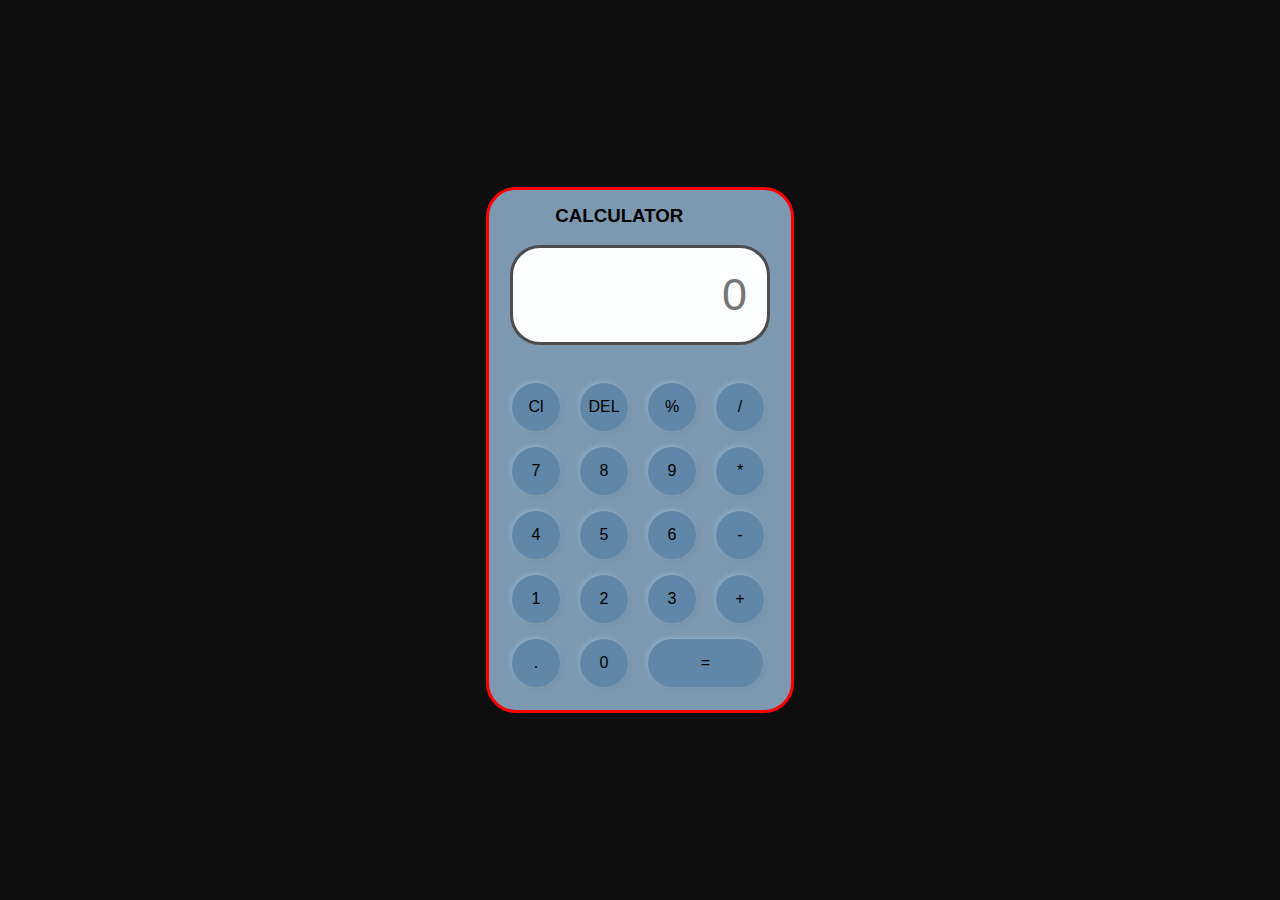
<file: Calculator/index.html>
<!DOCTYPE html>
<html lang="en">
<head>
    <meta charset="UTF-8">
    <meta name="viewport" content="width=device-width, initial-scale=1.0">
    <title>Calculator</title>
    <link rel="stylesheet" href="style.css">
    
</head>
<body>
    <div class="container">
        <div class="calculator">
            <div class="heading"><h3>CALCULATOR</h3></div> 
            <input type="text" placeholder="0" id="output-screen">
            <button onclick="Clear()">Cl</button>
            <button onclick="del()">DEL</button>
            <button onclick="display('%')">%</button>
            <button onclick="display('/')">/</button>
            <button onclick="display('7')">7</button>
            <button onclick="display('8')">8</button>
            <button onclick="display('9')">9</button>
            <button onclick="display('*')">*</button>
            <button onclick="display('4')">4</button>
            <button onclick="display('5')">5</button>
            <button onclick="display('6')">6</button>
            <button onclick="display('-')">-</button>
            <button onclick="display('1')">1</button>
            <button onclick="display('2')">2</button>
            <button onclick="display('3')">3</button>
            <button onclick="display('+')">+</button>
            <button onclick="display('.')">.</button>
            <button onclick="display('0')">0</button>
            <button onclick="calculate()" class="equal">=</button>
            </div>
        </div>
    </div>
    
    <script>
        
        let outputScreen = document.getElementById("output-screen");

        function display(num){
            outputScreen.value += num;
        }
        
        function calculate(){
            try{
                outputScreen.value = eval(outputScreen.value);
            }
            catch(err)
            {
                alert("invalid")
            }
        }

        function Clear(){
            outputScreen.value = "";
        }

        function del(){
            outputScreen.value = outputScreen.value.slice(0,-1);
        }
    </script>
</body>
</html>
</file>
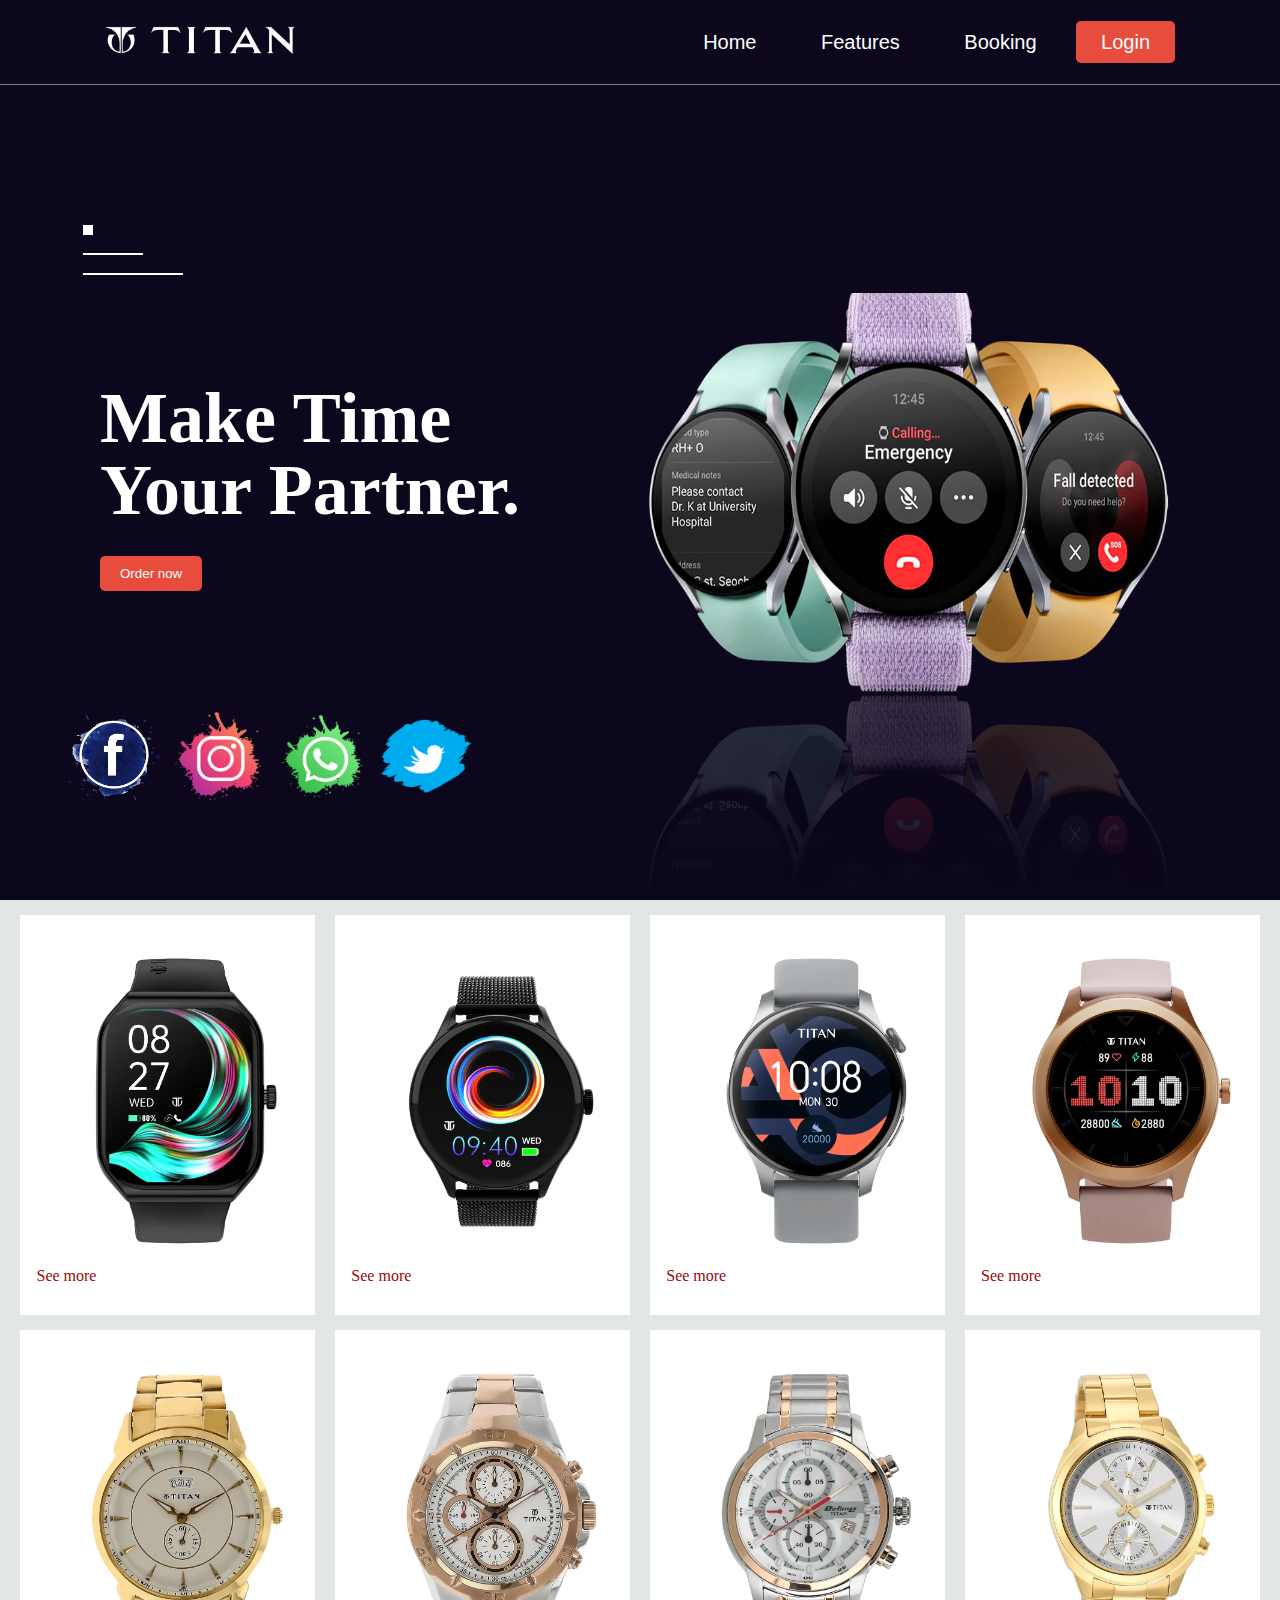
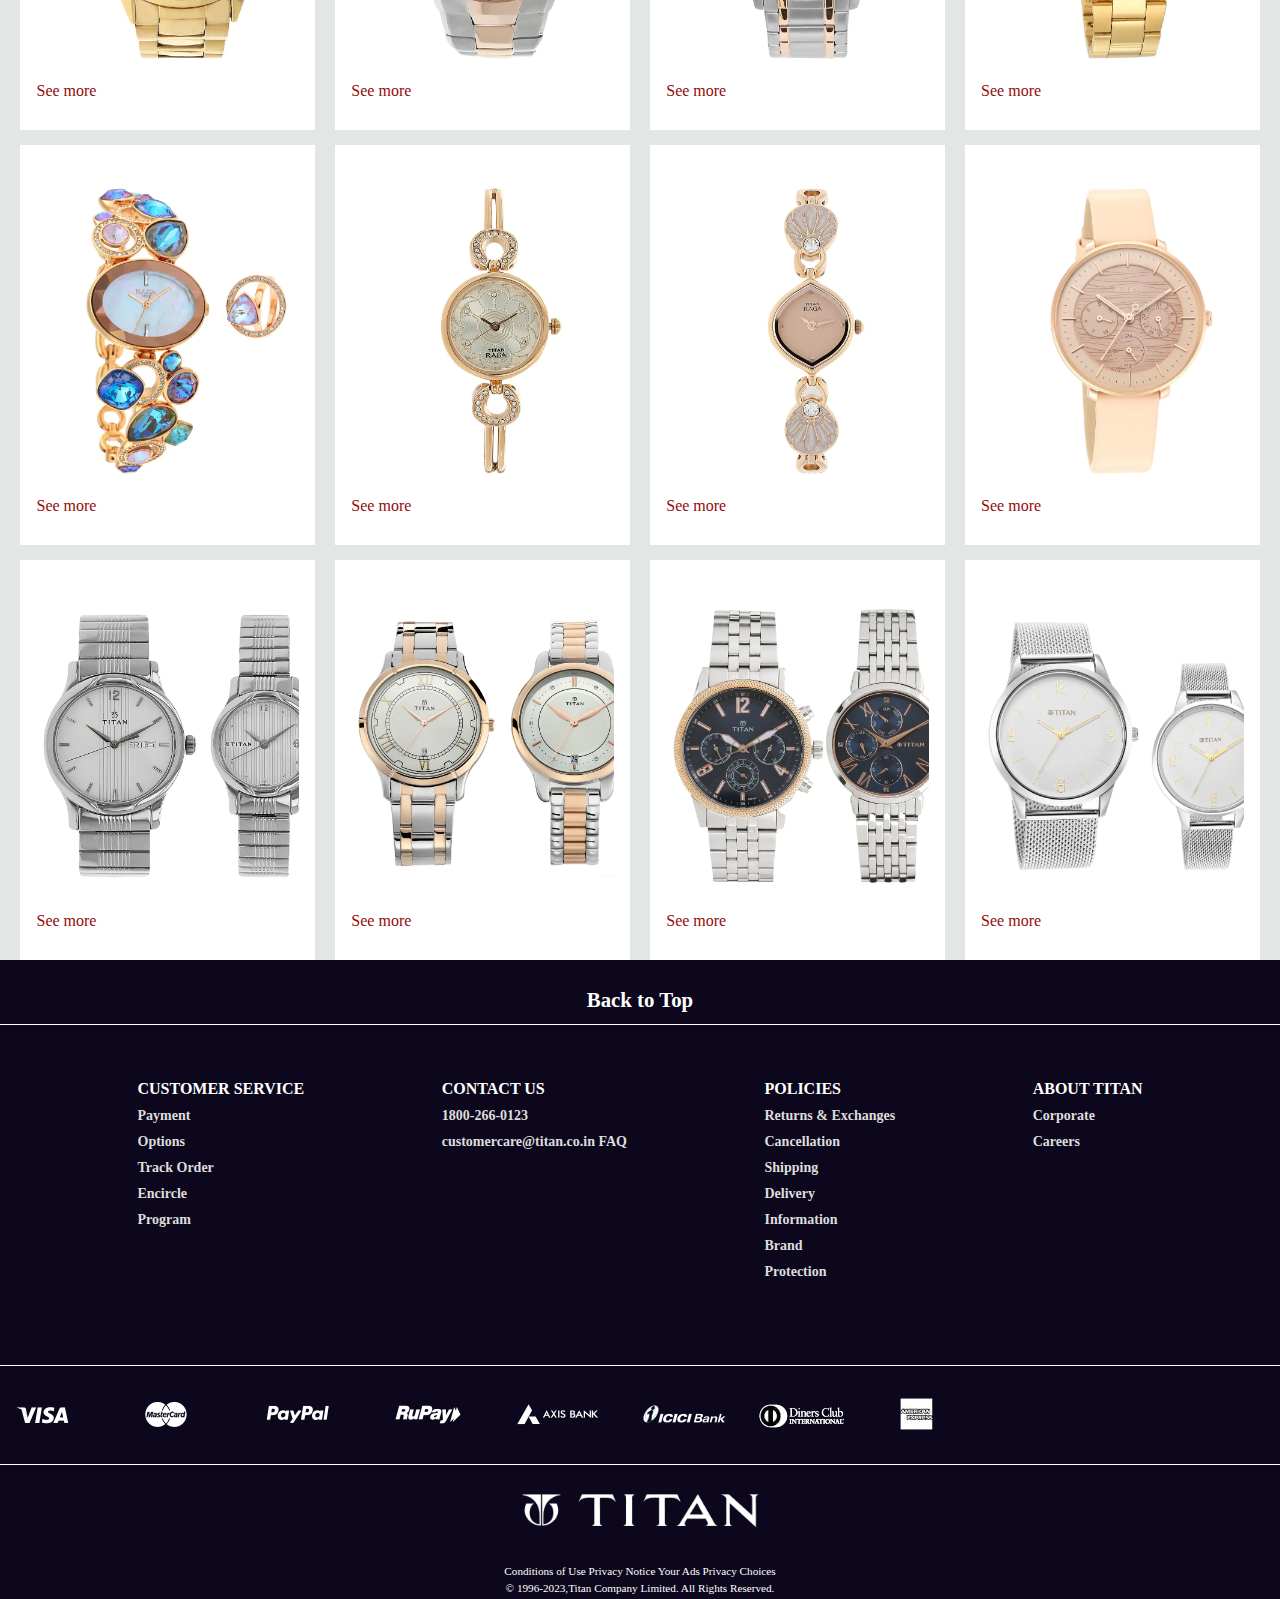
<file: landing page project/index.html>
<!DOCTYPE html>
<html lang="en">
<head>
    <meta charset="UTF-8">
    <meta name="viewport" content="width=device-width, initial-scale=1.0">
    <title>Animated landing page</title>
    <link rel="stylesheet" type="text/css" href="style.css">
    <link
    rel="stylesheet"
    href="https://cdnjs.cloudflare.com/ajax/libs/animate.css/4.1.1/animate.min.css"
  />
</head>
<body>

    <a name="top1"></a>

    <header>
        <nav>
            <div class="logo">
                <img src="image\logow.png" width="200">
            </div>
            <div class="menu">
                <a href="#">Home</a>
                <a href="#">Features</a>
                <a href="#">Booking</a>
                <a href="#">Login</a>
             </div>
        </nav>
    </header>
    <div class="line">
        <div class="box1"></div><br>
        <div class="box2"></div><br>
        <div class="box3"></div><br>
    </div>
    <div class="container">
        <div class="left animate__animated animate__jackInTheBox">
            <h2>Make Time<br>Your Partner.</h2>
            <button>Order now</button><br><br>
        </div>
        <div class="right">
            <img src="image/Galaxy1.png" width="90" height="400" class="animate__animated animate__lightSpeedInLeft animate__delay-1s">
        </div>
    </div>
    <div class="social-icon left animate__animated animate__lightSpeedInLeft animate__delay-2s">
        <img src="image\icon1.png">
        <img src="image\icon2.png">
        <img src="image\icon3.png">
        <img src="image\icon4.png">    
    </div>

    <div class="shop-section">
        <div class="box1 box">
            <div class="box-content">
            <div class="box-img" style="background-image: url('image/w1a.png');"></div>
            <a href="#">See more</a>
            </div>
        </div>
        <div class="box2 box">
            <div class="box-content">
            <div class="box-img" style="background-image: url('image/w1b.png');"></div>
            <a href="#">See more</a>
            </div>
        </div>
        <div class="box3 box">
            <div class="box-content">
            <div class="box-img" style="background-image: url('image/w1c.png');"></div>
            <a href="#">See more</a>
            </div>
        </div>
        <div class="box4 box">
            <div class="box-content">
            <div class="box-img" style="background-image: url('image/w1d.png');"></div>
            <a href="#">See more</a>
            </div>
        </div>
        <div class="box5 box">
            <div class="box-content">
            <div class="box-img" style="background-image: url('image/w2a.png');"></div>
            <a href="#">See more</a>
            </div>
        </div>
        <div class="box6 box">
            <div class="box-content">
            <div class="box-img" style="background-image: url('image/w2d.png');"></div>
            <a href="#">See more</a>
            </div>
        </div>
        <div class="box7 box">
            <div class="box-content">
            <div class="box-img" style="background-image: url('image/w2c.png');"></div>
            <a href="#">See more</a>
            </div>
        </div>
        <div class="box8 box">
            <div class="box-content">
            <div class="box-img" style="background-image: url('image/w2b.png');"></div>
            <a href="#">See more</a>
            </div>
        </div>
        <div class="box9 box">
            <div class="box-content">
            <div class="box-img" style="background-image: url('image/w31.png');"></div>
            <a href="#">See more</a>
            </div>
        </div>
        <div class="box10 box">
            <div class="box-content">
            <div class="box-img" style="background-image: url('image/w32.png');"></div>
            <a href="#">See more</a>
            </div>
        </div>
        <div class="box11 box">
            <div class="box-content">
            <div class="box-img" style="background-image: url('image/w33.png');"></div>
            <a href="#">See more</a>
            </div>
        </div>
        <div class="box12 box">
            <div class="box-content">
            <div class="box-img" style="background-image: url('image/w34.png');"></div>
            <a href="#">See more</a>
            </div>
        </div>
        <div class="box13 box">
            <div class="box-content">
            <div class="box-img" style="background-image: url('image/w41.png');"></div>
            <a href="#">See more</a>
            </div>
        </div>
        <div class="box14 box">
            <div class="box-content">
            <div class="box-img" style="background-image: url('image/w42.png');"></div>
            <a href="#">See more</a>
            </div>
        </div>
        <div class="box15 box">
            <div class="box-content">
            <div class="box-img" style="background-image: url('image/w43.png');"></div>
            <a href="#">See more</a>
            </div>
        </div>
        <div class="box16 box">
            <div class="box-content">
            <div class="box-img" style="background-image: url('image/w44.png');"></div>
            <a href="#">See more</a>
            </div>
        </div>
        
    </div>

    <!-- FOOTER SECTION-->
    <footer>
        <div class="foot-panel1">
            <a href="#top1">Back to Top</a>
        </div>

        <div class="foot-panel2">
            <ul>
                <p>CUSTOMER SERVICE</p>
                <a href="#">Payment</a>
                <a href="#">Options</a>
                <a href="#">Track Order</a>
                <a href="#">Encircle</a>
                <a href="#">Program</a>  
            </ul>
            <ul>
                <p>CONTACT US</p>
                <a href="#">1800-266-0123</a>
                <a href="#">customercare@titan.co.in FAQ</a> 
            </ul>
            <ul>
                <p>POLICIES</p></li>
                <a href="#">Returns & Exchanges</a>
                <a href="#">Cancellation</a>
                <a href="#">Shipping</a>
                <a href="#">Delivery</a>
                <a href="#">Information</a>
                <a href="#">Brand</a>
                <a href="#">Protection</a>
            </ul>
            <ul>
                <p>ABOUT TITAN</p>
                <a href="#">Corporate</a>
                <a href="#">Careers</a>
            </ul>
        </div>
        <div class="foot-panel3">    
                <div class="foot-image">
                <img src="image\visa.png">
                </div>
        </div>

        <div class="foot-panel4">
            <div class="footer-logo">
                <img src="image/logow.png" width="250">
            </div>
            <div class="pages">
                <a>Conditions of Use</a>
                <a>Privacy Notice</a>
                <a>Your Ads Privacy Choices</a>
            </div>
            <div class="copyright">
                © 1996-2023,Titan Company Limited. All Rights Reserved.
            </div>
        </div>
    </footer>
</body>
</html>
</file>
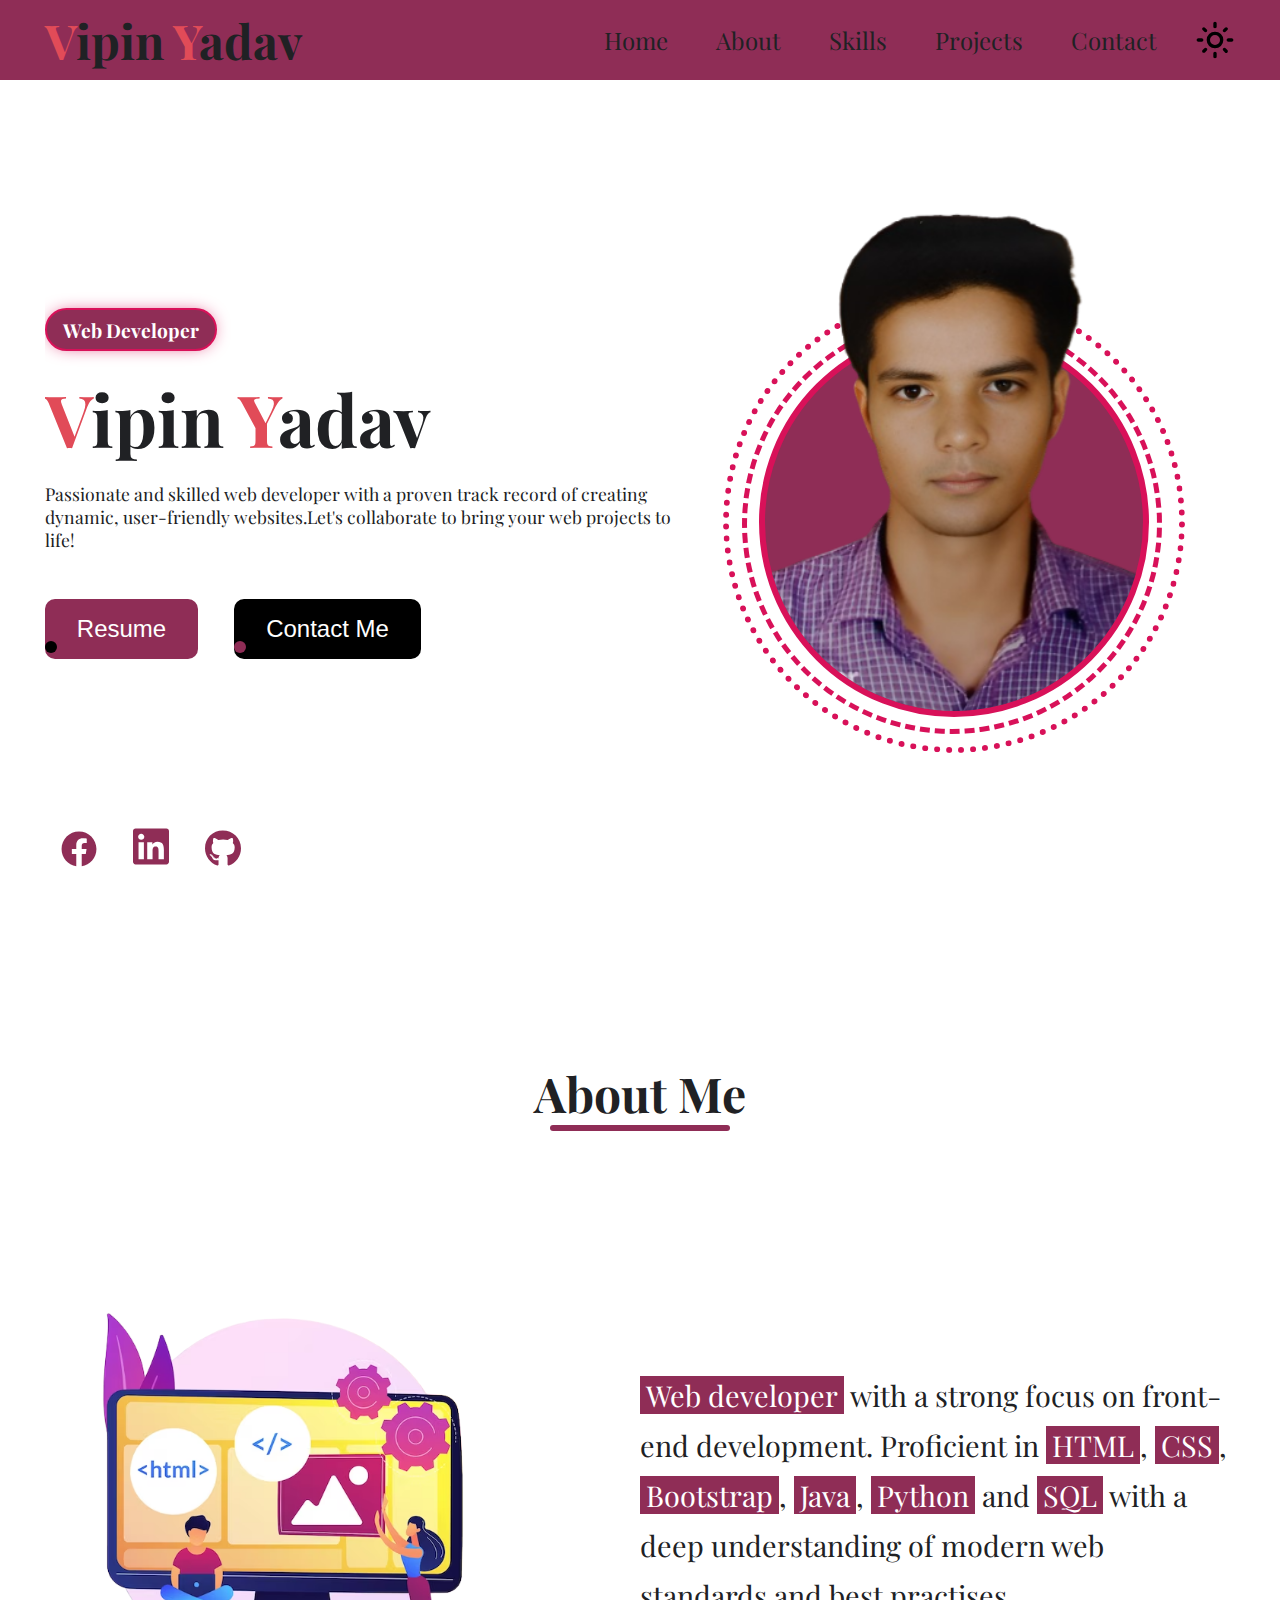
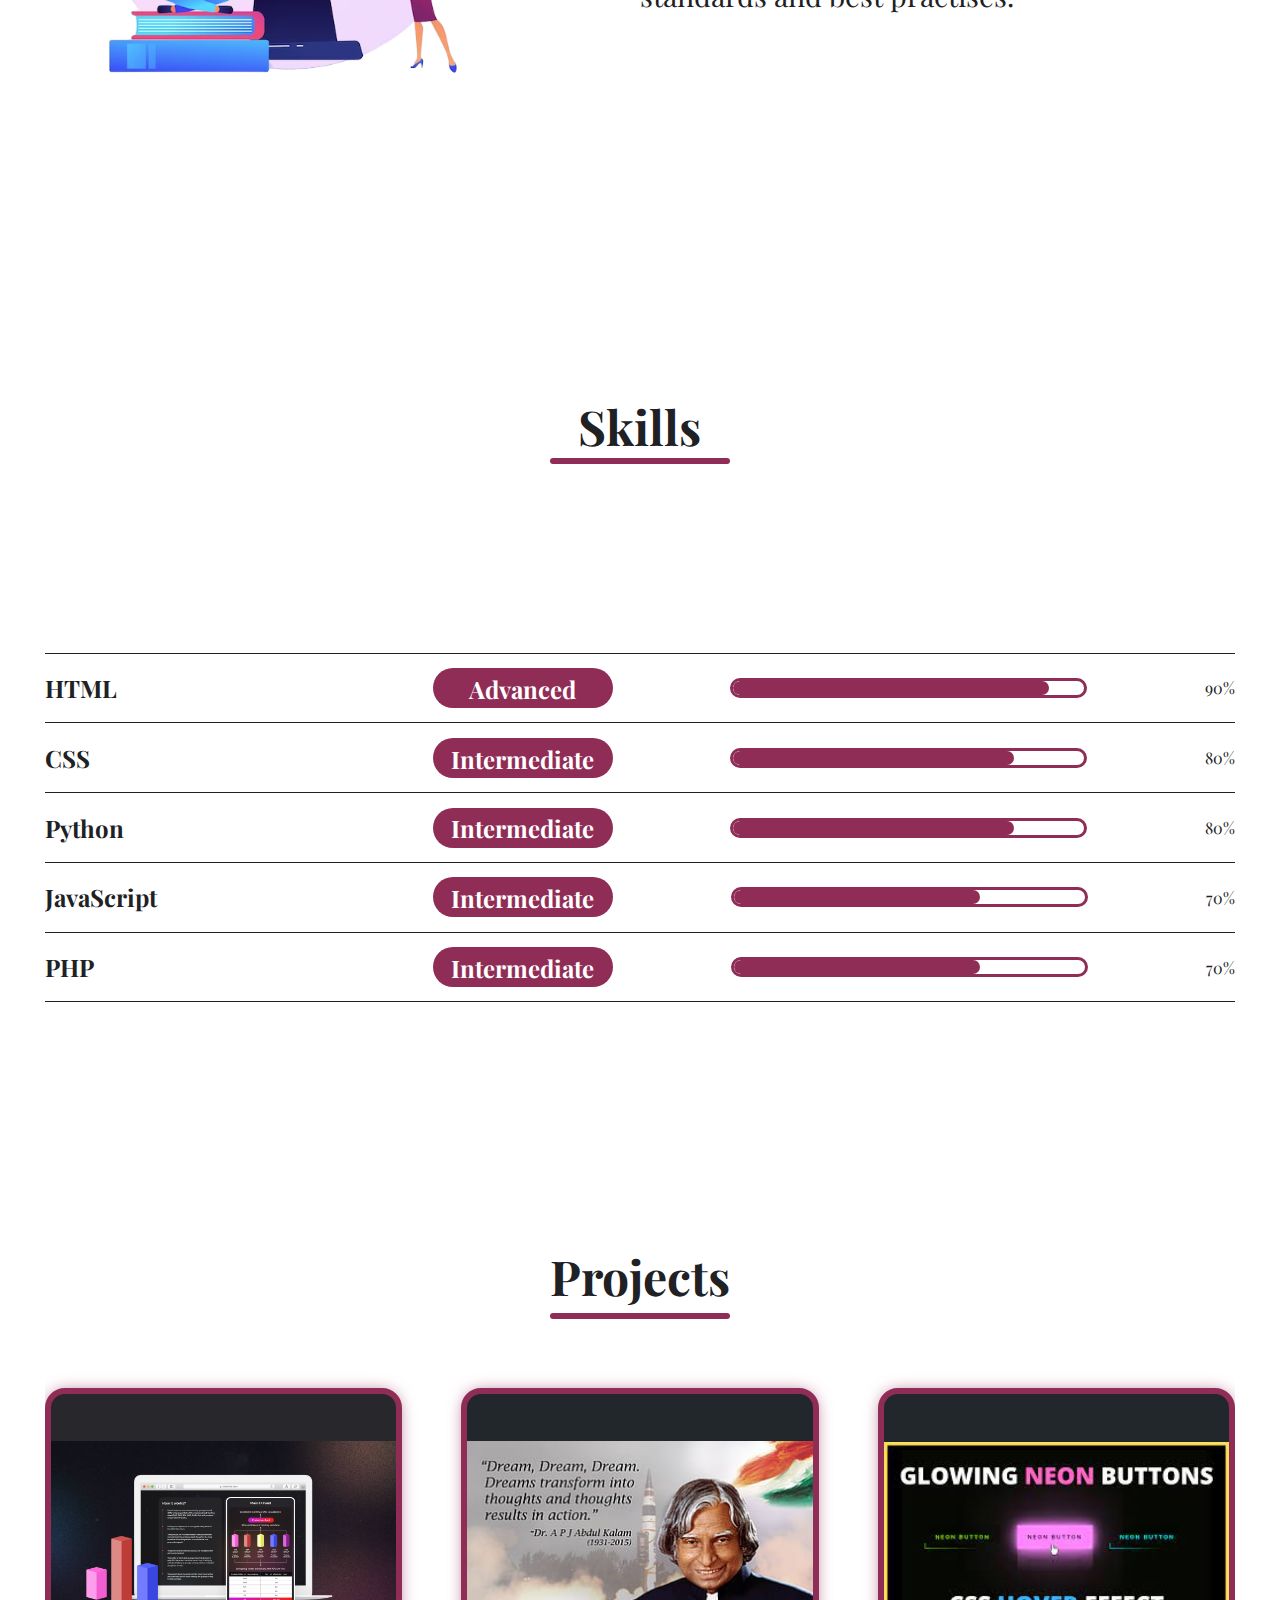
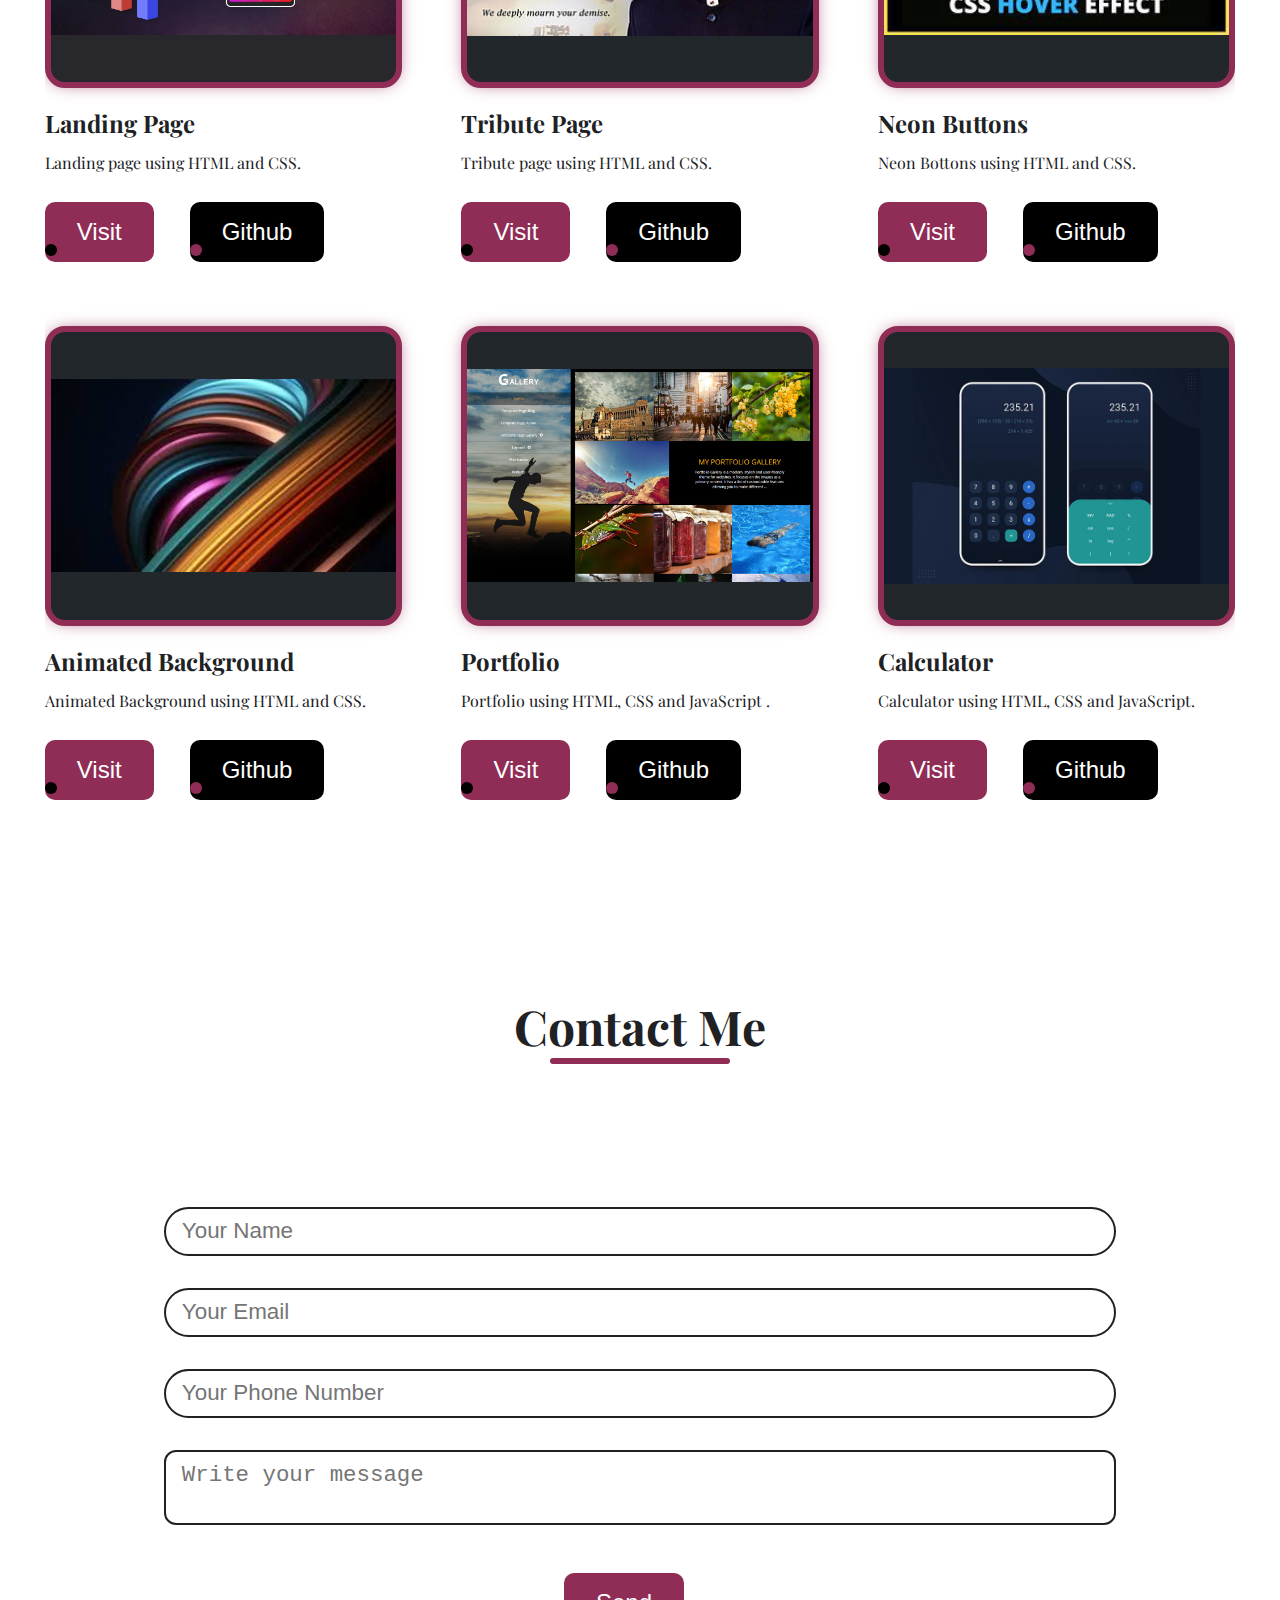
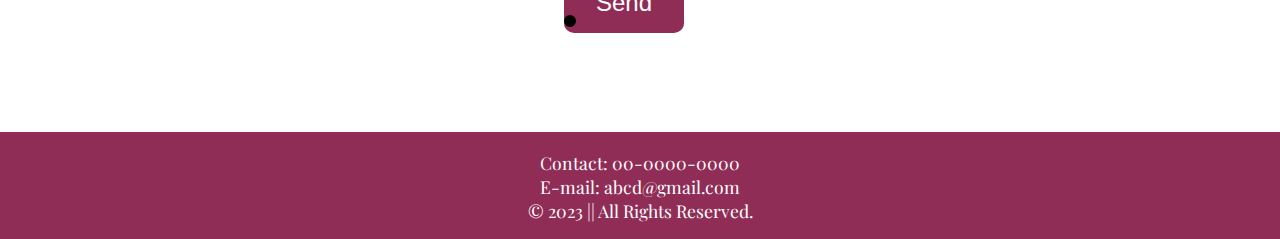
<file: portfolio/index.html>
<!DOCTYPE html>
<html lang="en">
<head>
    <meta charset="UTF-8">
    <meta name="viewport" content="width=device-width, initial-scale=1.0">
    <link rel="stylesheet" href="style.css">
    <title>Portfolio</title>
</head>
<body>

    <header id="header">
        <nav>
            <div class="container flexdisplay">
                <div class="navlogo">
                    <a href="#heroSection"><h1><span>V</span>ipin<span> Y</span>adav</h1></a>
                </div>

                <div class="navMenu">
                    <ul class="flexdisplay">
                        <li><a href="#heroSection" class="navMenuItems navActive">Home</a></li>
                        <li><a href="#aboutSection" class="navMenuItems">About</a></li>
                        <li><a href="#skillSection" class="navMenuItems">Skills</a></li>
                        <li><a href="#portfolioSection" class="navMenuItems">Projects</a></li>
                        <li><a href="#contactSection" class="navMenuItems">Contact</a></li>
                    </ul>
                </div>

                <div class="navBtn">
                    <button class="toggleBtn" onclick="modeToggle()">
                        <img src="./icons/light_mode.svg">
                        <img src="./icons/dark_mode.svg">
                    </button>
                </div>
            </div>
        </nav>
    </header>
    
    <section id="heroSection" class="container flexdisplay">
        <div class="left">
            <div class="position"><h3>Web Developer</h3></div>
            <div class="name"><h1><span>V</span>ipin <span>Y</span>adav</h1></div>
            <div class="about">Passionate and skilled web developer with a proven track record of creating dynamic, user-friendly websites.Let's collaborate to bring your web projects to life!</div>

            <div class="btns">
                <button><a download target="_blank" href="./icons/vipin resume.pdf" class="downloadCv">Resume</a></button>
                <button><a href="#contactSection" class="hireme">Contact Me</a></button>
            </div>
        </div>

        <div class="right">
            <div class="circle">
                <div class="imgBox">
                    <img src="./icons/profile.png" alt="image">
                </div>
            </div>
        </div>
        <div class="links">
            <a target="_blank"><img src="./icons/facebook.svg"></a>
            <a target="_blank"><img src="./icons/linkedin.svg"></a>
            <a target="_blank"><img src="./icons/github.svg"></a>
        </div>
    </section>
    
    <section id="aboutSection" class="container flexdisplay">
        <div class="heading"><h1>About Me</h1></div>
        <div class="left">
            <div class="aboutImg"><img src="./icons/about.png"></div>
        </div>
        <div class="right">
            <div class="aboutContent">
                <p><span>Web developer</span> with a strong focus on front-end development. Proficient in <span>HTML</span>, <span>CSS</span>, <span>Bootstrap</span>, <span>Java</span>, <span>Python</span> and <span>SQL</span> with a deep understanding of modern web standards and best practises.</p>
            </div>
        </div>
    </section>

    <section id="skillSection" class="container flexdisplay">
        <div class="heading"><h1>Skills</h1></div>
        <div class="skills">
            <div class="skill flexdisplay">
                <h1>HTML</h1>
                <h1 class="label">Advanced</h1>
                <div class="progressbar"></div>
                <div class="percentage">90%</div>
            </div>
            <div class="skill flexdisplay">
                <h1>CSS</h1>
                <h1 class="label">Intermediate</h1>
                <div class="progressbar"></div>
                <div class="percentage">80%</div>
            </div>
            <div class="skill flexdisplay">
                <h1>Python</h1>
                <h1 class="label">Intermediate</h1>
                <div class="progressbar"></div>
                <div class="percentage">80%</div>
            </div>
            <div class="skill flexdisplay">
                <h1>JavaScript</h1>
                <h1 class="label">Intermediate</h1>
                <div class="progressbar"></div>
                <div class="percentage">70%</div>
            </div>
            <div class="skill flexdisplay">
                <h1>PHP</h1>
                <h1 class="label">Intermediate</h1>
                <div class="progressbar"></div>
                <div class="percentage">70%</div>
            </div>
        </div>
    </section>

    <section id="portfolioSection" class="container flexdisplay">
        <div class="heading"><h1>Projects</h1></div>
        <div class="projects flexdisplay">
            <div class="project">
                <div class="thumbnail"></div>
                <h1 class="projectName">Landing Page</h1>
                <p class="projectDesc">Landing page using HTML and CSS.</p>
                <div class="btns">
                    <button><a >Visit</a></button>
                    <button><a >Github</a></button> 
                </div>
            </div>
            <div class="project">
                <div class="thumbnail"></div>
                <h1 class="projectName">Tribute Page</h1>
                <p class="projectDesc">Tribute page using HTML and CSS.</p>
                <div class="btns">
                    <button><a >Visit</a></button>
                    <button><a >Github</a></button> 
                </div>
            </div>
            <div class="project">
                <div class="thumbnail"></div>
                <h1 class="projectName">Neon Buttons</h1>
                <p class="projectDesc">Neon Bottons using HTML and CSS.</p>
                <div class="btns">
                    <button><a >Visit</a></button>
                    <button><a >Github</a></button> 
                </div>
            </div>
            <div class="project">
                <div class="thumbnail"></div>
                <h1 class="projectName">Animated Background</h1>
                <p class="projectDesc">Animated Background using HTML and CSS.</p>
                <div class="btns">
                    <button><a >Visit</a></button>
                    <button><a >Github</a></button> 
                </div>
            </div>
            <div class="project">
                <div class="thumbnail"></div>
                <h1 class="projectName">Portfolio</h1>
                <p class="projectDesc">Portfolio using HTML, CSS and JavaScript .</p>
                <div class="btns">
                    <button><a >Visit</a></button>
                    <button><a >Github</a></button> 
                </div>
            </div>
            <div class="project">
                <div class="thumbnail"></div>
                <h1 class="projectName">Calculator</h1>
                <p class="projectDesc">Calculator using HTML, CSS and JavaScript.</p>
                <div class="btns">
                    <button><a >Visit</a></button>
                    <button><a >Github</a></button> 
                </div>
            </div>
        </div>    
    </section>

    <section id="contactSection" class="container flexdisplay">
        <div class="heading"><h1>Contact Me</h1></div>
        <form id="cntact_form" class="flexdisplay">
            <input type="text" name="name" placeholder="Your Name" required>
            <input type="email" name="email" placeholder="Your Email" required>
            <input type="text" name="number" placeholder="Your Phone Number" required>
            <textarea name="message" cols="25" row="10" placeholder="Write your message"></textarea>
            <div class="btns">
                <button type="submit"><a>Send</a></button>
            </div>
        </form>
    </section>

    <footer id="footer">
        <p>Contact: 00-0000-0000</p>
        <p>E-mail: abcd@gmail.com</p>
        <p>&copy; 2023 || All Rights Reserved.</p>
    </footer>

    <script src="script.js"></script>

</body>
</html>
</file>
<file: Calculator/style.css>
*{
    margin: 0;
    padding: 0;
    box-sizing: border-box;
    background: rgb(14, 14, 14);
    font-family: 'Roboto',sans-serif;
    outline: none;
}

.container{
    height: 100vh;
    display: flex;
    justify-content: center;
    align-items: center;
    
   
}

.heading h3{
    position: absolute;
    padding-left: 4%;
    background-color: #7c99b1;   
}


.calculator{
    background-color: #7c99b1;
    border: solid red;
    padding: 15px;
    border-radius: 30px;
    box-shadow: insert 5px 5px 12px #ffffff,
                       5px 5px 12px rgba(0,0,0,.16);
    display: grid;
    grid-template-columns: repeat(4,68px);

}

input{
    grid-column: span 4;
    height: 100px;
    width: 260px;
    background-color: #fdfeff;
    box-shadow: insert -5px -5px 12px #ffffff,
                insert 5px 5px 12px rgba(0,0,0,.16);
    border: solid;
    border-radius: 30px;
    color: rgba(41, 39, 39, 0.832);
    font-family: Arial, Helvetica, sans-serif;
    font-size: 45px;
    text-align: end;
    margin: auto;
    margin-top:40px;
    margin-bottom: 30px;
    padding: 20px;
}

button{
    height: 48px;
    width: 48px;
    background-color: #6087a7;
    box-shadow: -1px -1px 5px #97b6d0,
                  1px 1px 5px rgba(0, 0, 0, 0.12); 
    border: none;
    border-radius: 50%;
    margin: 8px;
    font-size: 16px;
}

button:hover{
    background-color: #357285;
    border: solid #0e4e67;
    transform-origin: 2%;

}

.equal{
    width: 115px;
    border-radius: 40px;
    background: -1px -1px 5px #ffffff,
                    1px 1px 5px rgba(0,0,0,.16);
}
</file>
<file: landing page project/style.css>
*{
    margin:0;
    padding:0;
    box-sizing: border-box;
}

body{
    background: #0c071c;
    color: white;
}

nav{
    display: flex;
    justify-content: space-between;
    align-items: center;
    padding: 0px 100px;
    height: 85px;
    width: 100%;
    font-family: 'Poppins',sans-serif;
    border-bottom: 0.5px solid gray;
    background-color: #0c071c;
}

.menu a{
    text-decoration: none;
    color: white;
    font-size: 20px;
    padding: 10px 25px;
    margin: 0px 5px;
}

.menu a:last-child{
    background-color: #e74c3c;
    border-radius: 5px;
}

.menu a:hover{
    background-color: #e74c3c;
    border-radius: 5px;
    transition: 0.4s linear;
}

.line{
    position:absolute;
    top: 25%;
    left: 6.5%;    
}

.box1{
    background: white;
    height: 10px;
    width: 10px;
}

.box2{
    background: white;
    height: 2px;
    width: 60px;
}

.box3{
    background: white;
    height: 2px;
    width: 100px;
}

.container{
    width: 100%;
    height: 90vh;
    display: flex;
    justify-content: space-between;
    align-items: center;
    margin-top: 5px;
    padding: 0px 100px;
}

.left{
    flex-basis: 40%;
}

.left h2{
    font-size: 4.5rem;
    line-height: 4.5rem;
}

.right{
    flex-basis: 50%;
}

.right img{
    width: 100%;
    -webkit-box-reflect:below 1px linear-gradient(transparent,transparent,#0004);
}

.left button{
    background: #e74c3c;
    color: white;
    padding: 10px 20px;
    margin-top: 30px;
    border: none;
    outline: none;
    border-radius: 5px;
}

.social-icon{
    position: absolute;
    bottom: 10%;
    left: 5%;
}

.social-icon img{
    width: 100px;
}

/** shop-section**/

.shop-section{
    display: flex;
    flex-wrap: wrap;
    justify-content: space-evenly;
    background-color: #e2e7e6;
}

.shop-section a{
    color: rgb(148, 10, 10);
    text-decoration: none;
}

a:hover{
    text-decoration: underline;
}

.box{
   
    background-color: white;
    height: 400px;
    width: 23%;
    padding: 20px 0px 15px;
    margin-top: 15px;

}

.box-img{
    height: 300px;
    background-size: cover;
    background-repeat: contain;
    margin-top: 1rem;
    margin-bottom: 1rem;
    transition: transform 0.3s ease;
}

.box-img:hover {
    transform: scale(1.1); 
  }

.box-content{
    margin-left: 1rem;
    margin-right: 1rem;
}

.box-content p{
    color: #007185;
}

.shop-section p:hover{
    text-decoration: underline;
}


/** footer **/

footer{
    margin-top: 15px;
    background-color: #0c071c;
    color: white;}

.foot-panel1{
    border-bottom: 0.5px solid white;
    height: 50px;
    display: flex;
    justify-content: center;
    align-items: center;
    font-size: 1.3rem;
    font-weight: bold;
    
}

.foot-panel1 a{
    text-decoration: none;
    color: white; 
}

.foot-panel1 a:hover{
    text-decoration: underline;
}

.foot-panel2{
    height: 340px;
    display: flex;
    justify-content: space-evenly;
}

ul{
    margin-top: 55px;
}


ul p{
    font-weight: 750;
}

ul a{
    display: block;
    font-family: 'Times New Roman', Times, serif;
    font-size: 14px;
    font-weight: bold;
    margin-top: 10px;
    color: #dddddd;
    text-decoration: none;
}

ul a:hover{
    text-decoration: underline;
}


.foot-panel3{
    border-top: 0.5px solid white;
    border-bottom: 0.5px solid white;
    height: 100px;
    justify-content: center;
    align-items: center;
}

.foot-image{
    padding-top: 20px;
}

.foot-panel4{
    font-size: 0.7rem;
    text-align: center;
    height:100px    
}

.footer-logo{
    background-size: cover;
    display: flex;
    justify-content: center;
    align-items: center;
    margin:auto;
    height: 60px;
    margin-top: 15px;    
}

.pages{
    padding-top: 25px;
}

.copyright{
    padding: 5px;
}
</file>
<file: portfolio/style.css>
@import url('https://fonts.googleapis.com/css2?family=Playfair+Display&family=Poppins:wght@300&family=Varela+Round&display=swap');

html{scroll-behavior: smooth;}
:root{
    --bg-color:#d7eaf3;
    --fg-color:#202114;
    --main-color: #8f2d56;
    --dark-color:#d81159;
}

*{
    margin: 0;
    padding: 0;
    box-sizing: border-box;
    font-size: 16px;
}

body{
    font-family: 'Playfair Display','Varela Round','Poppins', 'sans-serif';
    font-weight: 2rem;
    background: var(--bg-color);
    color: var(--fg-color);
    overflow-x: hidden;
}

body::-webkit-scrollbar {
    display: none; 
}

/* utility classes */

.container{
    width: 93%;
    max-width: 1400px;
    margin:auto;
}

.flexdisplay{
    display: flex;
    justify-content: center;
    align-items: center;
}

ul{
    list-style: none;
}

a{
    font-size: 1.5rem;
    text-decoration: none;
    color: var(--fg-color);
    cursor: pointer;
}

button, input{
    outline: none;
    border: none;
    cursor: pointer;
}

img{
    width: 36px;
}

section{
    height: 100vh;
    flex-wrap: wrap;
    padding-top: 6rem;
    overflow: hidden;
}

h1{font-size: 3rem;}
h3{font-size: 1.2rem;}
h1 span{
    color: rgb(225, 75, 88);
    font-size: 3rem;
}

.btns{width: 100%;}

.btns button{
    padding: 1rem 0;
    position: relative;
    border-radius: 10px;
    z-index: 1;
    overflow: hidden;
}

.btns button::before{
    content: "";
    position: absolute;
    bottom: 6px;
    width: 12px;
    height: 12px;
    border-radius: 50%;
    z-index: -1;
    transition: scale 0.6s ease-in-out;
}

.btns button a{
    color: #fff;
    font-size: 1.5rem;
    padding: 1rem 2rem;
}

.btns button:nth-child(1){
    margin-right: 2rem;
    background: var(--main-color);
}

.btns button:nth-child(2){background: #000;}

.btns button:nth-child(1)::before{background: #000;}
.btns button:nth-child(2)::before{background: var(--main-color);}
.btns button:hover::before{scale: 40;}
.btns button:active{scale: 0.96;}

/* header section */

header{
    position: fixed;
    width: 100%;
    z-index: 100;
}

header nav{
    padding: 0.5rem 0;
    background: var(--main-color);
}

header nav div:nth-child(1){
    justify-content: space-between;
}

header nav .navlogo{
    font-size: 2rem;
}

header nav .navMenu{
    width: 72%;
    padding: 0 1rem;
}

.navMenu ul{
    justify-content: flex-end;
}

.navMenu ul li{
    font-size: 1.5rem;
    padding: 0 1.5rem;
    position: relative;
}

.navMenu a:hover{
    transition: 0.4s linear;
    text-decoration: underline white;
    line-height: 1rem;
}


.navMenu ul li a {transition: color 0.3s ease-in-out;}

.navMenu ul li a:hover{color: var(--bg-color)}

nav .navBtn{position: relative;}

nav .navBtn img{
    position: absolute;
    top: 50%;
    right: 0;
    transform: translateY(-50%);
    width: 40px;
    height: 40px;
    cursor: pointer;
    transition: scale 0.2s ease-in-out;
}

nav .navBtn img:hover{scale: 1.1;}


/* javascript */

.displayNone{display: none;}
.displayBlock{display: block;}

.light-mode{
    --bg-color:#fff;
    --fg-color:#202124;
}

.dark-mode{
    --bg-color:#202124;
    --fg-color:#fff;
}

/* hero section */

#heroSection{position: relative;}

#heroSection .left{
    width: 60%;
    margin-bottom: 3rem;
}

#heroSection .right{width: 40%;}

#heroSection .left .position{
    display: inline-block;
    color: #fff;
    background: var(--main-color);
    padding: 0.4rem 1rem;
    border: 2px solid var(--dark-color);
    border-radius: 50px;
    box-shadow: 0 0 18px -6px var(--dark-color);
    margin: 1.2rem 0;

}

#heroSection .left .name{
    margin-bottom: 1rem;
}

#heroSection .left .name h1, #heroSection .left .name h1 span{
    font-size: 4.5rem;
}

#heroSection .left .about{
    width: 90%;
    font-size: 1.1rem;
    margin-bottom: 3rem;
}

#heroSection .right .circle{
    width: 390px;
    height: 390px;
    margin-top: 10%;
    background: var(--main-color);
    border: 6px solid var(--dark-color);
    border-radius: 100%;
    cursor: pointer;
    position: relative;
    
}

#heroSection .right .circle::before{
    content: '';
    position: absolute;
    top: -5%;
    right: -5%;
    transform: translate(-50% -50%);
    width: 410px;
    height: 410px;
    border: 5px dashed var(--dark-color);
    border-radius: 50%;
}

#heroSection .right .circle::after{
    content: '';
    position: absolute;
    top: 50%;
    left: 50%;
    transform: translate(-50%, -50%);
    width: 450px;
    height: 450px;
    border: 6px dotted var(--dark-color);
    border-radius: 50%;
    z-index: -1;
}

#heroSection .right .circle .imgBox{
    position: absolute;
    bottom: 0;
    left: 50%;
    transform: translate(-50%, 0);
    width: 100%;
    border-radius: 50px 50px 220px 220px;
    overflow: hidden;
    display: flex;
    justify-content: center;
    align-items: center;
}

#heroSection .right .circle img{width: 120%;}

#heroSection .links{
    position: absolute;
    bottom: 3%;
    left: 0;
}

#heroSection .links a{
    padding: 0 1rem;
    transition: scale 2s ease-in-out;
}


#heroSection .links a:hover img{
    transform-origin:bottom;
    scale: 1.1;
}

/* about section */

section .heading{
    width: 100%;
    text-align: center;
    font-size: 2rem;
    position: relative;
}

section .heading::before{
    content: "";
    position: absolute;
    bottom: -10%;
    left: 50%;
    transform: translateX(-50%);
    width: 180px;
    height: 6px;
    background: var(--main-color);
    border-radius: 50px;
}

#aboutSection .left{width: 50%;}

#aboutSection .left img{width: 80%;}

#aboutSection .right{width: 50%;}

#aboutSection .right p{
    font-size: 1.8rem;
    line-height: 50px;
}

p span{
    font-size: 1.8rem;
    background: var(--main-color);
    color: #fff;
    padding: 0 6px;
}

/* skill section */

#skillSection .skills{
    flex-wrap: wrap;
    width: 100%;
    border-top: 1px solid var(--fg-color);
}

#skillSection .skill{
    justify-content: space-between;
    padding: 0.9rem 0;
    border-bottom: 1px solid var(--fg-color);
    border-spacing: 0px;
}

#skillSection .skill h1{font-size: 1.5rem;}

#skillSection .skill h1:nth-child(1){width: 270px;}

#skillSection .skill h1:nth-child(2){
    color: #fff;
    background: var(--main-color);
    padding: 0.3rem 0.9rem 0.2rem 0.9rem;
    border-radius: 50px;
    text-align: center;
    width: 180px;
}

#skillSection .skill .progressbar{
    width: 30%;
    height: 20px;
    border: 3px solid var(--main-color);
    border-radius: 50px;
    overflow: hidden;
    position: relative;
}

#skillSection .skill .progressbar::before{
    content: "";
    position: absolute;
    left: 0;
    top: 50%;
    transform: translateY(-50%);
    height: 100%;
    background: var(--main-color);
    border-radius: 50px;
}

#skillSection .skill:nth-child(1) .progressbar::before{width:90%;}
#skillSection .skill:nth-child(2) .progressbar::before{width:80%;}
#skillSection .skill:nth-child(3) .progressbar::before{width:80%;}
#skillSection .skill:nth-child(4) .progressbar::before{width:70%;}
#skillSection .skill:nth-child(5) .progressbar::before{width:70%;}



/* portfolioSection */

#portfolioSection{height: 100%;}

#portfolioSection h1:nth-child(1){margin-top: 3rem;}

.projects{
    flex-wrap: wrap;
    justify-content: space-between;
    margin-top: 3rem;
}

.project{
    width: 30%;
    margin: 2rem 0;
}

.project .thumbnail{
    width: 100%;
    height: 300px;
    margin-bottom: 1.2rem;
    border: 6px solid var(--main-color);
    border-radius: 20px;
    box-shadow: 0 0 18px -6px var(--main-color);
    transition: scale0.3s;
}

.project .thumbnail:hover{scale: 0.96s;}

.project h1{font-size: 1.5rem;}

.project .projectDesc{
    display: -webkit-box;
    -webkit-line-clamp: 3;
    -webkit-box-orient: vertical;
    overflow: hidden;
    margin-top: 0.8rem;
    margin-bottom: 1.8rem;
}

/* contactSection */

#contactSection form{flex-wrap: wrap;}

#contactSection form input, #contactSection form textarea{
    width: 80%;
    font-size: 1.4rem;
    padding: 0.6rem 1rem;
    margin: 1rem 0;
    color: var(--fg-color);
    background: transparent;
    border: 2px solid var(--fg-color);
    cursor: text;
    border-radius: 50px;
}

#contactSection form textarea{
    border-radius: 12px;
    resize: none;
}

#contactSection .btns{
    text-align: center;
    margin: 2rem;
}

/* footer */

#footer{
    background: var(--main-color);
    padding: 1.2rem 0 1rem 0;
}

#footer p{
    font-size: 1.1rem;
    text-align: center;
    color: #fff;
    line-height:1.5rem;
}
</file>
